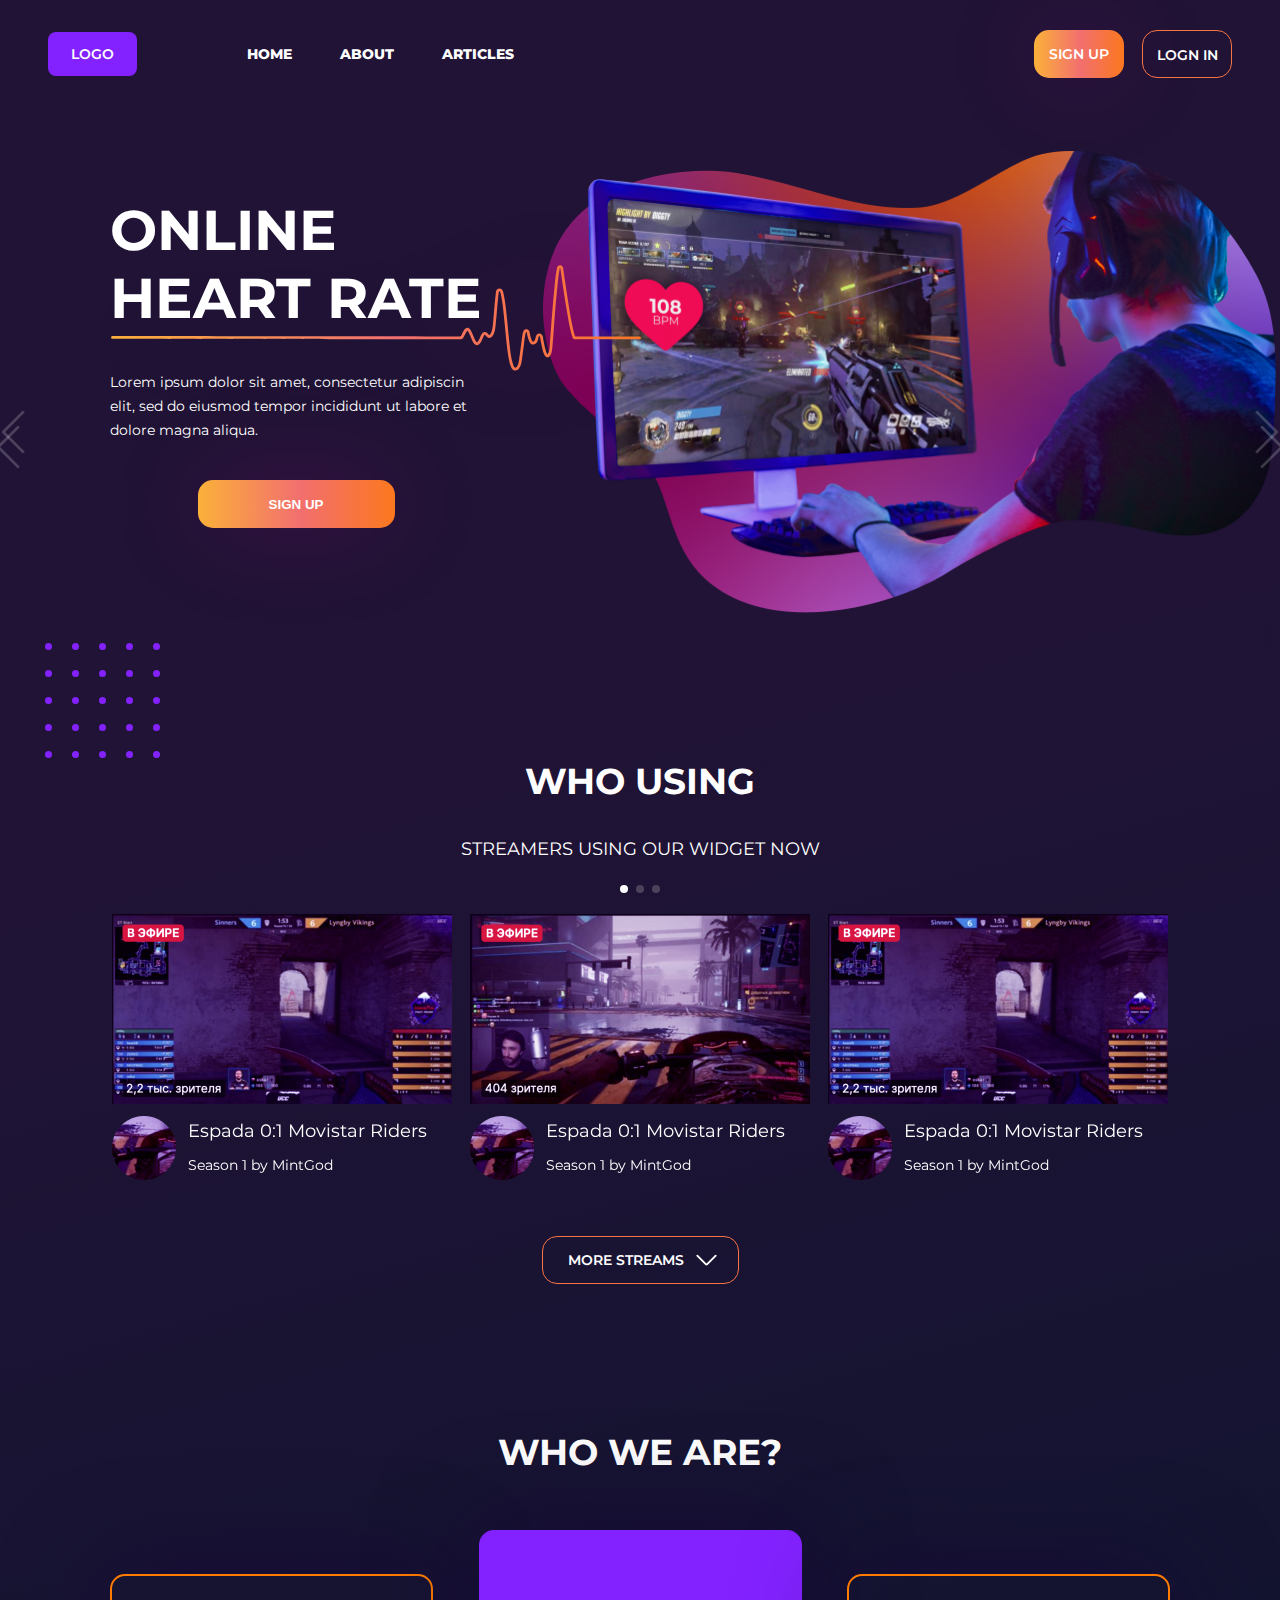
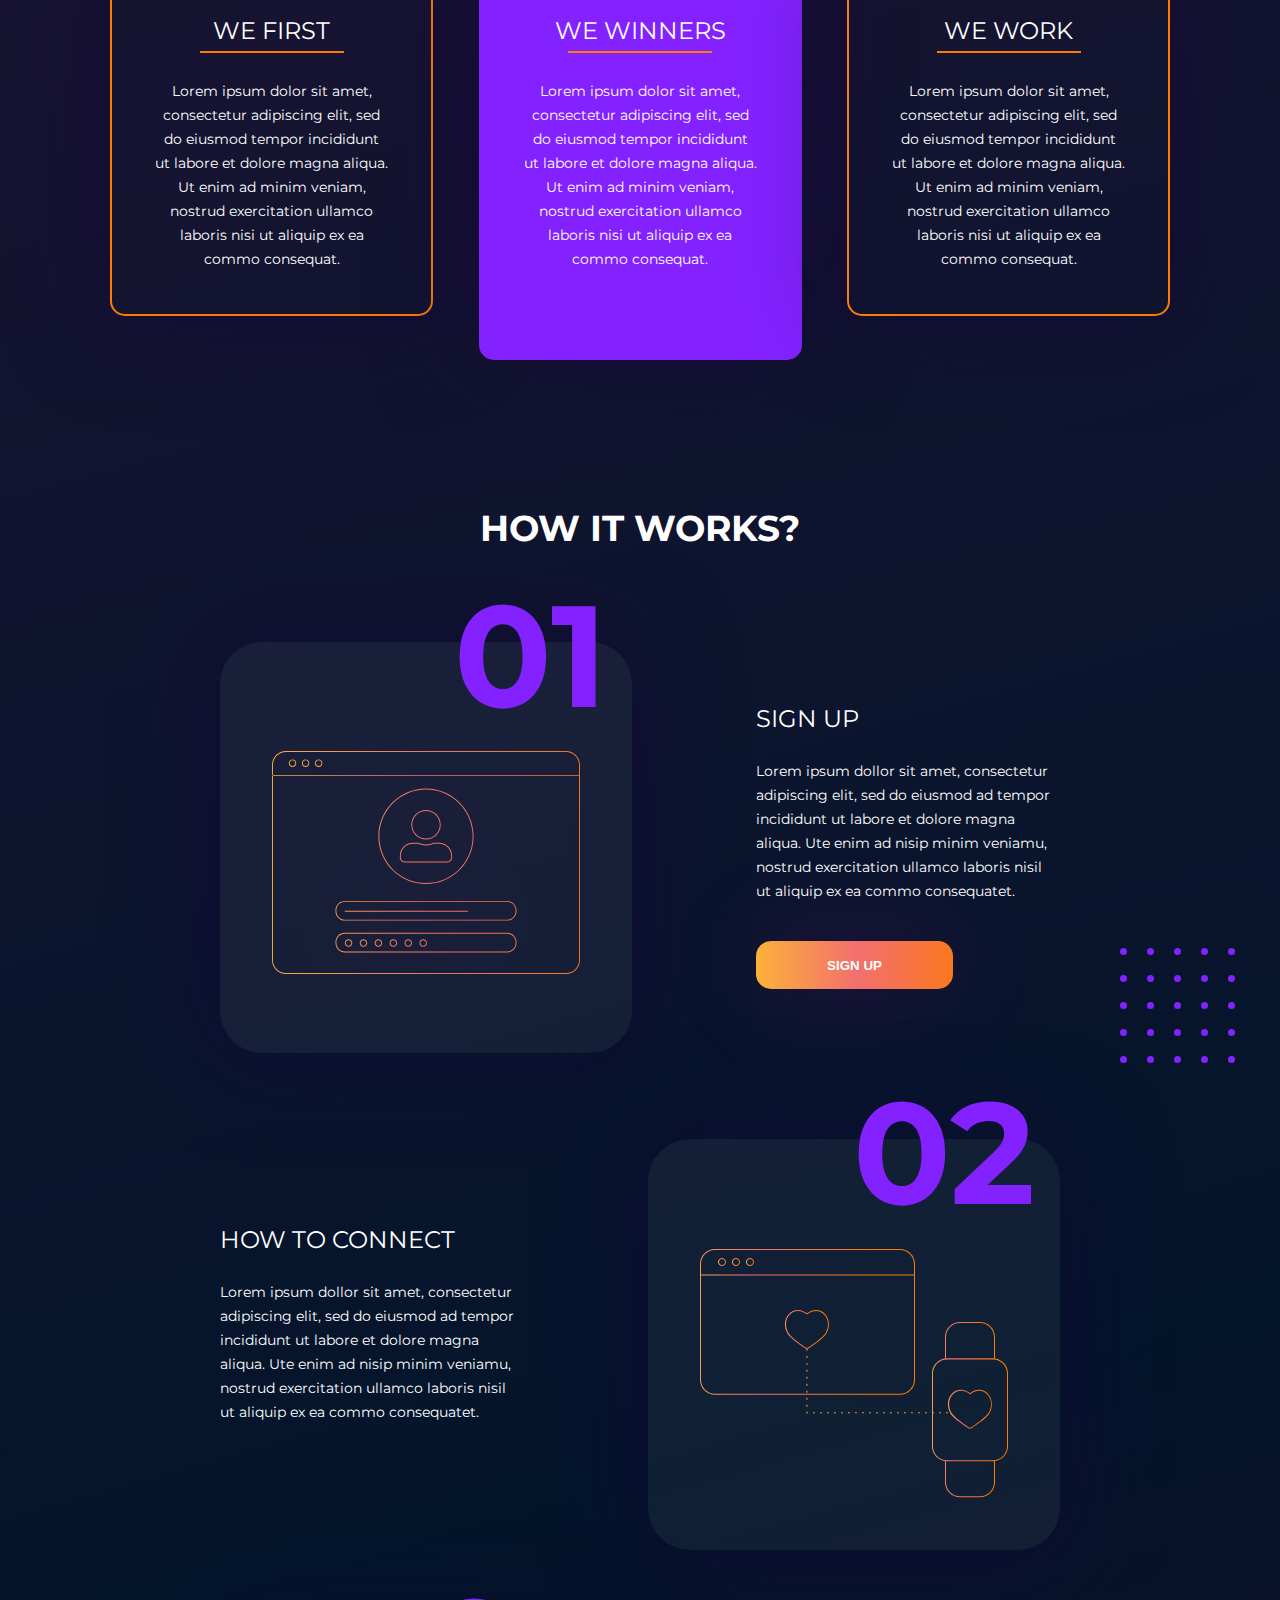
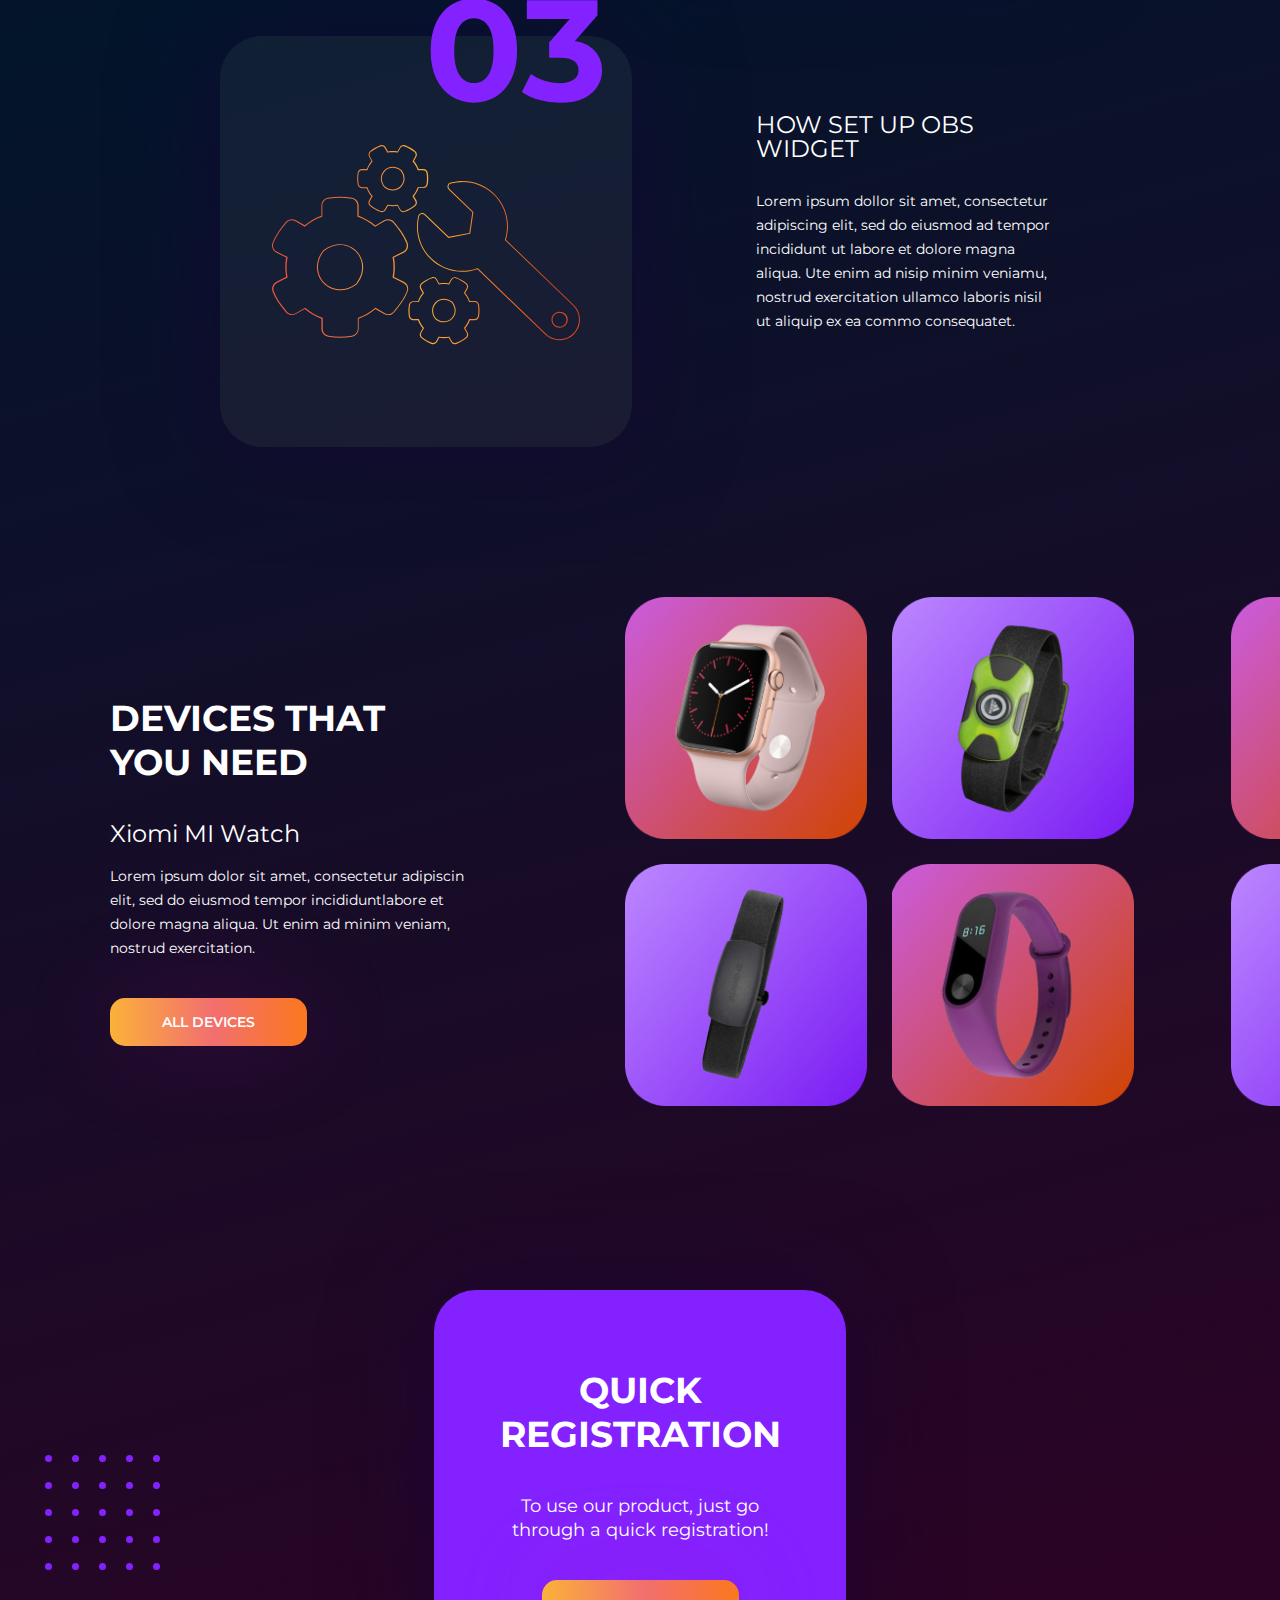
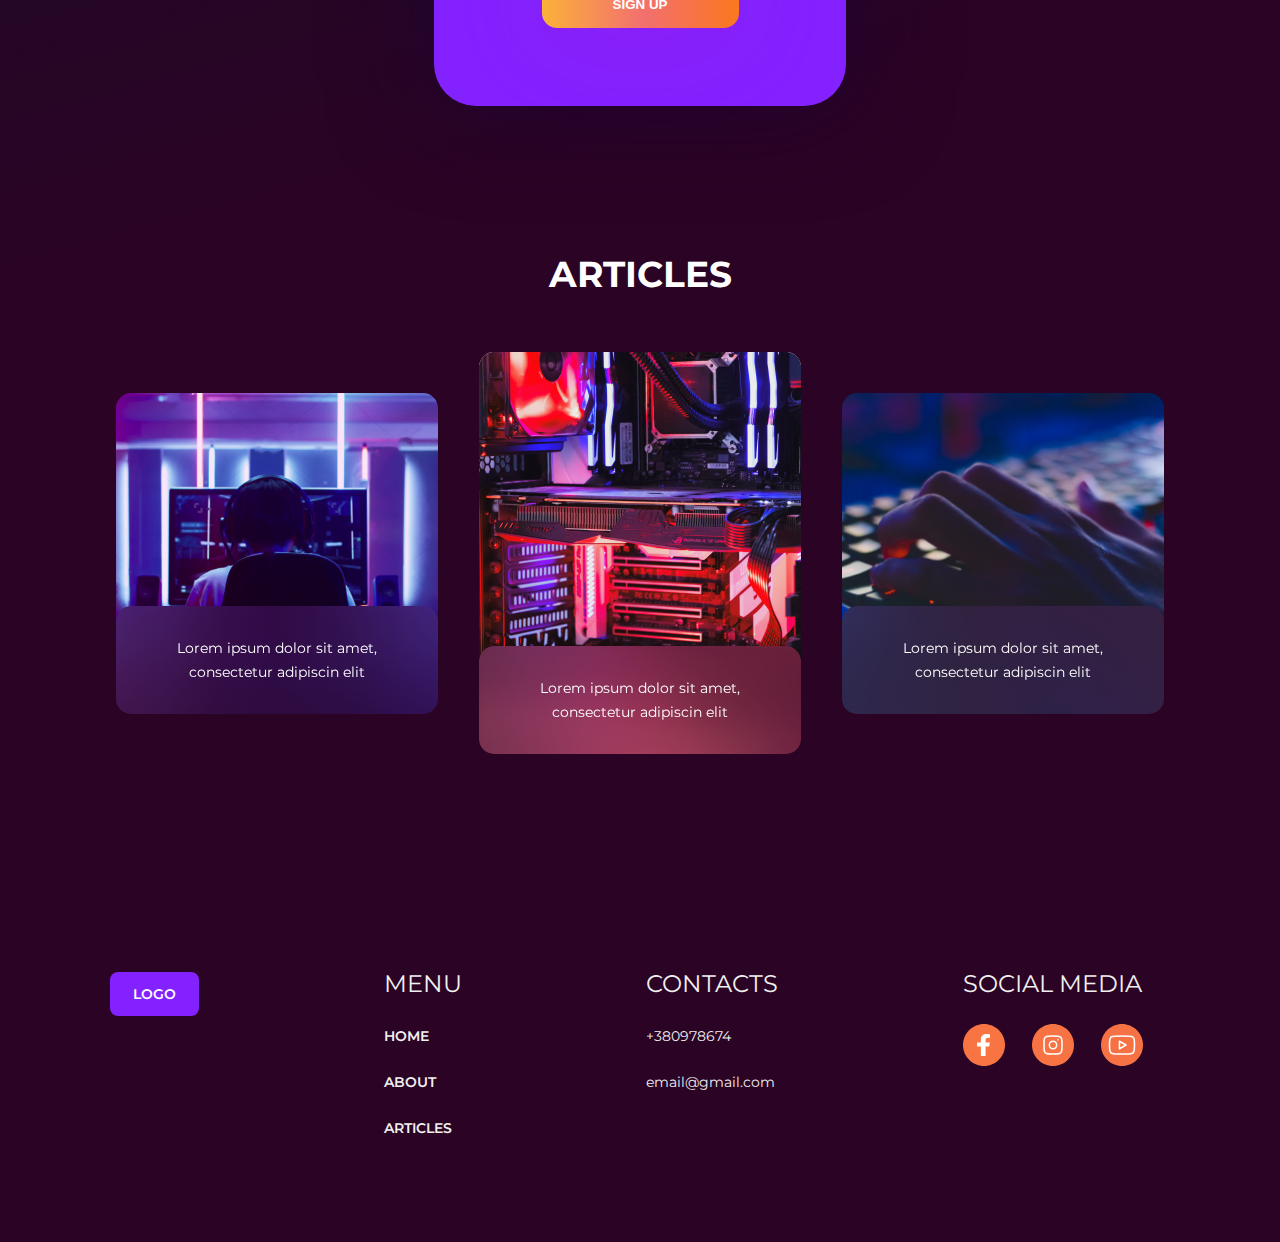
<file: heart-rate/index.html>
<!doctype html>
<html lang="en">
<head>
    <meta charset="UTF-8">
    <meta name="viewport"
          content="width=device-width, user-scalable=no, initial-scale=1.0, maximum-scale=1.0, minimum-scale=1.0">
    <meta http-equiv="X-UA-Compatible" content="ie=edge">
    <title>Document</title>

    <link href="https://fonts.googleapis.com/css2?family=Montserrat:wght@400;600;700;800&display=swap" rel="stylesheet">
    <link href="css/style.css" rel="stylesheet" type="text/css">
    <link rel="stylesheet" href="https://unpkg.com/swiper/swiper-bundle.min.css">
</head>

<body>
<header class="header">
    <div class="header__toggle"><img src="img/menu.svg" alt="" width="100%"></div>

    <div class="header__logo logo">logo</div>

    <div class="header__menu">
        <a href="#home" class="header__menu-item anchor-link">home</a>
        <a href="#about" class="header__menu-item anchor-link">about</a>
        <a href="#articles" class="header__menu-item anchor-link">articles</a>
    </div>

    <div class="header__actions">
        <a href="#" class="button button_default button_signup">
            <span class="button__text">sign up</span>
            <img class="button__icon" src="img/user.svg" alt="">
        </a>
        <a href="#" class="button button_secondary button_login">
            <span>logn in</span>
        </a>
    </div>
</header>

<main class="main">
    <section class="top" id="home">
        <div class="container">
            <div class="top__grid">
                <div class="top__info">
                    <div class="top__title-wrapper">
                        <h1 class="top__title">ONLINE HEART RATE</h1>
                        <div class="heart-rate"><img src="img/heart_rate_line.svg" alt="" width="100%"></div>
                    </div>

                    <div class="top__text">
                        Lorem ipsum dolor sit amet, consectetur adipiscin elit, sed do eiusmod tempor incididunt ut labore et dolore magna aliqua.
                    </div>
                    <button class="button button_default">sign up</button>
                </div>

                <div class="top__img"><img src="img/top.png" alt="" width="100%"></div>

                <div class="dots"><img src="img/dots.svg" alt="" width="100%"></div>
            </div>
        </div>
    </section>

    <section class="streams">
        <div class="container">
            <h2 class="main__title">WHO USING</h2>
            <h3 class="main__subtitle">STREAMERS USING OUR WIDGET NOW</h3>
        </div>

        <div class="carousel-wrapper">
            <div class="streams__carousel swiper-container">
                <div class="swiper-wrapper">
                    <div class="swiper-slide">
                        <div class="streams-card">
                            <div class="streams-card__img"><img src="img/stream_1.jpg" alt="" width="100%"></div>
                            <div class="streams-card__info">
                                <div class="streams-card__info-avatar"><img src="img/stream_avatar.png" alt="" width="100%"></div>
                                <div class="streams-card__info-wrapper">
                                    <div class="streams-card__info-title">Espada 0:1 Movistar Riders</div>
                                    <div class="streams-card__info-event">Season 1 by MintGod</div>
                                </div>
                            </div>
                        </div>
                    </div>

                    <div class="swiper-slide">
                        <div class="streams-card">
                            <div class="streams-card__img"><img src="img/stream_2.jpg" alt="" width="100%"></div>
                            <div class="streams-card__info">
                                <div class="streams-card__info-avatar"><img src="img/stream_avatar.png" alt="" width="100%"></div>
                                <div class="streams-card__info-wrapper">
                                    <div class="streams-card__info-title">Espada 0:1 Movistar Riders</div>
                                    <div class="streams-card__info-event">Season 1 by MintGod</div>
                                </div>
                            </div>
                        </div>
                    </div>

                    <div class="swiper-slide">
                        <div class="streams-card">
                            <div class="streams-card__img"><img src="img/stream_3.jpg" alt="" width="100%"></div>
                            <div class="streams-card__info">
                                <div class="streams-card__info-avatar"><img src="img/stream_avatar.png" alt="" width="100%"></div>
                                <div class="streams-card__info-wrapper">
                                    <div class="streams-card__info-title">Espada 0:1 Movistar Riders</div>
                                    <div class="streams-card__info-event">Season 1 by MintGod</div>
                                </div>
                            </div>
                        </div>
                    </div>
                </div>
            </div>
        </div>

        <a href="#" class="button button_secondary">
            <span>MORE STREAMS</span>
            <svg width="17" height="32" viewBox="0 0 17 32" fill="none" xmlns="http://www.w3.org/2000/svg">
                <path d="M16 31L1 16L16 1" stroke="white" stroke-width="3" stroke-linejoin="round"/>
            </svg>
        </a>
    </section>

    <section class="about" id="about">
        <div class="container">
            <h2 class="main__title">WHO WE ARE?</h2>

            <div class="about__grid">
                <div class="about__card">
                    <div class="about__card-title">WE FIRST</div>
                    <div class="about__card-text">
                        Lorem ipsum dolor sit amet, consectetur adipiscing elit, sed do eiusmod tempor incididunt ut labore et dolore magna aliqua. Ut enim ad minim veniam, nostrud exercitation ullamco laboris nisi ut aliquip ex ea commo  consequat.
                    </div>
                </div>

                <div class="about__card about__card_lg">
                    <div class="about__card-title">WE WINNERS</div>
                    <div class="about__card-text">
                        Lorem ipsum dolor sit amet, consectetur adipiscing elit, sed do eiusmod tempor incididunt ut labore et dolore magna aliqua. Ut enim ad minim veniam, nostrud exercitation ullamco laboris nisi ut aliquip ex ea commo  consequat.
                    </div>
                </div>

                <div class="about__card">
                    <div class="about__card-title">WE WORK</div>
                    <div class="about__card-text">
                        Lorem ipsum dolor sit amet, consectetur adipiscing elit, sed do eiusmod tempor incididunt ut labore et dolore magna aliqua. Ut enim ad minim veniam, nostrud exercitation ullamco laboris nisi ut aliquip ex ea commo  consequat.
                    </div>
                </div>
            </div>
        </div>
    </section>

    <section class="roadmap">
        <div class="container">
            <h2 class="main__title">HOW IT WORKS?</h2>

            <div class="roadmap__grid">
                <div class="roadmap__row">
                    <div class="roadmap__card">
                        <div class="roadmap__card-number">01</div>
                        <div class="roadmap__card-img roadmap__card-img_1"><img src="img/sign_up_infographics.svg" alt="" width="100%"></div>
                    </div>

                    <div class="roadmap__info">
                        <div class="roadmap__info-title">SIGN UP</div>
                        <div class="roadmap__info-text">
                            Lorem ipsum dollor sit  amet,  consectetur
                            adipiscing elit, sed do eiusmod ad tempor
                            incididunt ut labore et dolore magna aliqua. Ute enim ad  nisip minim  veniamu, nostrud exercitation  ullamco  laboris  nisil ut  aliquip ex  ea  commo  consequatet.
                        </div>
                        <button class="button button_default">sign up</button>
                    </div>
                </div>

                <div class="roadmap__row roadmap__row_right">
                    <div class="roadmap__info">
                        <div class="roadmap__info-title">HOW TO CONNECT</div>
                        <div class="roadmap__info-text">
                            Lorem ipsum dollor sit  amet,  consectetur
                            adipiscing elit, sed do eiusmod ad tempor
                            incididunt ut labore et dolore magna aliqua. Ute enim ad  nisip minim  veniamu, nostrud exercitation  ullamco  laboris  nisil ut  aliquip ex  ea  commo  consequatet.
                        </div>
                    </div>

                    <div class="roadmap__card">
                        <div class="roadmap__card-number">02</div>
                        <div class="roadmap__card-img"><img src="img/htc_infographics.svg" alt="" width="100%"></div>
                    </div>
                </div>

                <div class="roadmap__row">
                    <div class="roadmap__card">
                        <div class="roadmap__card-number">03</div>
                        <div class="roadmap__card-img"><img src="img/hsuow_infographics.svg" alt="" width="100%"></div>
                    </div>

                    <div class="roadmap__info">
                        <div class="roadmap__info-title">HOW SET UP OBS WIDGET</div>
                        <div class="roadmap__info-text">
                            Lorem ipsum dollor sit  amet,  consectetur
                            adipiscing elit, sed do eiusmod ad tempor
                            incididunt ut labore et dolore magna aliqua. Ute enim ad  nisip minim  veniamu, nostrud exercitation  ullamco  laboris  nisil ut  aliquip ex  ea  commo  consequatet.
                        </div>
                    </div>
                </div>

                <div class="dots"><img src="img/dots.svg" alt="" width="100%"></div>
            </div>

            <div class="roadmap__carousel swiper-container">
                <div class="swiper-wrapper">
                    <div class="swiper-slide">
                        <div class="roadmap__row">
                            <div class="roadmap__card">
                                <div class="roadmap__card-number">01</div>
                                <div class="roadmap__card-img roadmap__card-img_1"><img src="img/sign_up_infographics.svg" alt="" width="100%"></div>
                            </div>

                            <div class="roadmap__info">
                                <div class="roadmap__info-title">SIGN UP</div>
                                <div class="roadmap__info-text">
                                    Lorem ipsum dollor sit  amet,  consectetur
                                    adipiscing elit, sed do eiusmod ad tempor
                                    incididunt ut labore et dolore magna aliqua. Ute enim ad  nisip minim  veniamu, nostrud exercitation  ullamco  laboris  nisil ut  aliquip ex  ea  commo  consequatet.
                                </div>
                                <button class="button button_default">sign up</button>
                            </div>
                        </div>
                    </div>

                    <div class="swiper-slide">
                        <div class="roadmap__row roadmap__row_right">
                            <div class="roadmap__info">
                                <div class="roadmap__info-title">HOW TO CONNECT</div>
                                <div class="roadmap__info-text">
                                    Lorem ipsum dollor sit  amet,  consectetur
                                    adipiscing elit, sed do eiusmod ad tempor
                                    incididunt ut labore et dolore magna aliqua. Ute enim ad  nisip minim  veniamu, nostrud exercitation  ullamco  laboris  nisil ut  aliquip ex  ea  commo  consequatet.
                                </div>
                            </div>

                            <div class="roadmap__card">
                                <div class="roadmap__card-number">02</div>
                                <div class="roadmap__card-img"><img src="img/htc_infographics.svg" alt="" width="100%"></div>
                            </div>
                        </div>
                    </div>

                    <div class="swiper-slide">
                        <div class="roadmap__row">
                            <div class="roadmap__card">
                                <div class="roadmap__card-number">03</div>
                                <div class="roadmap__card-img"><img src="img/hsuow_infographics.svg" alt="" width="100%"></div>
                            </div>

                            <div class="roadmap__info">
                                <div class="roadmap__info-title">HOW SET UP OBS WIDGET</div>
                                <div class="roadmap__info-text">
                                    Lorem ipsum dollor sit  amet,  consectetur
                                    adipiscing elit, sed do eiusmod ad tempor
                                    incididunt ut labore et dolore magna aliqua. Ute enim ad  nisip minim  veniamu, nostrud exercitation  ullamco  laboris  nisil ut  aliquip ex  ea  commo  consequatet.
                                </div>
                            </div>
                        </div>
                    </div>
                </div>
            </div>
        </div>
    </section>

    <section class="devices">
        <div class="container">
            <div class="devices__grid">
                <div class="devices__info">
                    <h2 class="main__title">DEVICES THAT YOU NEED</h2>
                    <div class="devices__name">Xiomi MI Watch</div>
                    <div class="devices__text">
                        Lorem ipsum dolor sit amet, consectetur adipiscin elit, sed do eiusmod tempor incididuntlabore et dolore magna aliqua. Ut enim ad minim veniam, nostrud exercitation.
                    </div>
                    <a href="#" class="button button_default">ALL DEVICES</a>
                </div>

                <div class="devices__carousel swiper-container">
                    <div class="swiper-wrapper">
                        <div class="swiper-slide">
                            <div class="slide-grid">
                                <div class="item"><img src="img/1_band.png" alt="" width="100%"></div>
                                <div class="item"><img src="img/2_band.png" alt="" width="100%"></div>
                                <div class="item"><img src="img/3_band.png" alt="" width="100%"></div>
                                <div class="item"><img src="img/4_band.png" alt="" width="100%"></div>
                            </div>
                        </div>

                        <div class="swiper-slide">
                            <div class="slide-grid">
                                <div class="item"><img src="img/1_band.png" alt="" width="100%"></div>
                                <div class="item"><img src="img/2_band.png" alt="" width="100%"></div>
                                <div class="item"><img src="img/3_band.png" alt="" width="100%"></div>
                                <div class="item"><img src="img/4_band.png" alt="" width="100%"></div>
                            </div>
                        </div>

                        <div class="swiper-slide">
                            <div class="slide-grid">
                                <div class="item"><img src="img/1_band.png" alt="" width="100%"></div>
                                <div class="item"><img src="img/2_band.png" alt="" width="100%"></div>
                                <div class="item"><img src="img/3_band.png" alt="" width="100%"></div>
                                <div class="item"><img src="img/4_band.png" alt="" width="100%"></div>
                            </div>
                        </div>
                    </div>

                    <div class="swiper-pagination"></div>

                    <div class="swiper-button-prev">
                        <svg width="17" height="32" viewBox="0 0 17 32" fill="none" xmlns="http://www.w3.org/2000/svg">
                            <path d="M16 31L1 16L16 1" stroke="white" stroke-opacity="0.2" stroke-width="2" stroke-linejoin="round"/>
                        </svg>
                    </div>
                    <div class="swiper-button-next">
                        <svg width="17" height="32" viewBox="0 0 17 32" fill="none" xmlns="http://www.w3.org/2000/svg">
                            <path d="M16 31L1 16L16 1" stroke="white" stroke-opacity="0.2" stroke-width="2" stroke-linejoin="round"/>
                        </svg>
                    </div>
                </div>

                <a href="#" class="button button_default button_mobile">ALL DEVICES</a>
            </div>
        </div>
    </section>

    <section class="registration">
        <div class="container">
            <div class="registration__grid">
                <div class="registration__card">
                    <h2 class="main__title">QUICK REGISTRATION</h2>
                    <div class="registration__text">To use our product, just go through a quick registration!</div>
                    <button class="button button_default">sign up</button>
                </div>

                <div class="dots"><img src="img/dots.svg" alt="" width="100%"></div>
            </div>
        </div>
    </section>

    <section class="articles" id="articles">
        <div class="container">
            <h2 class="main__title">ARTICLES</h2>

            <div class="articles__grid">
                <div class="articles__carousel swiper-container">
                    <div class="swiper-wrapper">
                        <div class="swiper-slide">
                            <div class="article">
                                <div class="article__img"><img src="img/article_1.jpg" alt="" width="100%"></div>
                                <div class="article__info article__info_1">Lorem ipsum dolor sit amet, consectetur adipiscin elit</div>
                            </div>
                        </div>

                        <div class="swiper-slide">
                            <div class="article">
                                <div class="article__img"><img src="img/article_2.jpg" alt="" width="100%"></div>
                                <div class="article__info article__info_2">Lorem ipsum dolor sit amet, consectetur adipiscin elit</div>
                            </div>
                        </div>

                        <div class="swiper-slide">
                            <div class="article">
                                <div class="article__img"><img src="img/article_3.jpg" alt="" width="100%"></div>
                                <div class="article__info article__info_3">Lorem ipsum dolor sit amet, consectetur adipiscin elit</div>
                            </div>
                        </div>
                    </div>

                    <div class="swiper-pagination"></div>

                    <div class="swiper-button-prev">
                        <svg width="17" height="32" viewBox="0 0 17 32" fill="none" xmlns="http://www.w3.org/2000/svg">
                            <path d="M16 31L1 16L16 1" stroke="white" stroke-opacity="0.2" stroke-width="2" stroke-linejoin="round"/>
                        </svg>
                    </div>
                    <div class="swiper-button-next">
                        <svg width="17" height="32" viewBox="0 0 17 32" fill="none" xmlns="http://www.w3.org/2000/svg">
                            <path d="M16 31L1 16L16 1" stroke="white" stroke-opacity="0.2" stroke-width="2" stroke-linejoin="round"/>
                        </svg>
                    </div>
                </div>
            </div>
        </div>
    </section>
</main>

<footer class="footer">
    <div class="container">
        <div class="footer__grid">
            <div class="footer__logo logo">logo</div>

            <div class="footer__menu">
                <div class="footer__title">MENU</div>

                <div class="footer__menu-list">
                    <a href="#home" class="link anchor-link">HOME</a>
                    <a href="#about" class="link anchor-link">ABOUT</a>
                    <a href="#articles" class="link anchor-link">ARTICLES</a>
                </div>
            </div>

            <div class="footer__contacts">
                <div class="footer__title">CONTACTS</div>

                <div class="footer__contacts-list">
                    <a href="tel:+380978674" class="link">+380978674</a>
                    <a href="mailto:email@gmail.com" class="link">email@gmail.com</a>
                </div>
            </div>

            <div class="footer__socials">
                <div class="footer__title">SOCIAL MEDIA</div>

                <div class="footer__socials-list">
                    <a href="#" class="link"><img src="img/facebook_icon.svg" alt="" width="100%"></a>
                    <a href="#" class="link"><img src="img/instagram_icon.svg" alt="" width="100%"></a>
                    <a href="#" class="link"><img src="img/youtube_icon.svg" alt="" width="100%"></a>
                </div>
            </div>
        </div>
    </div>
</footer>

<div class="menu-mob">
    <div class="menu-mob__grid">
        <div class="menu-mob__head">
            <div class="menu-mob__title">MENU</div>
            <div class="menu-mob__close"><img src="img/cross.svg" alt="" width="100%"></div>
        </div>

        <div class="menu-mob__body">
            <div class="menu-mob__body-list">
                <div class="collapse">
                    <div class="collapse__head open">
                        <span>MENU</span>
                        <div class="arrow">
                            <svg viewBox="0 0 17 32" fill="none" xmlns="http://www.w3.org/2000/svg">
                                <path d="M16 31L1 16L16 1" stroke="white" stroke-width="3" stroke-linejoin="round"/>
                            </svg>
                        </div>
                    </div>
                    <div class="collapse__body open">
                        <a href="#home" class="link anchor-link">HOME</a>
                        <a href="#about" class="link anchor-link">ABOUT</a>
                        <a href="#articles" class="link anchor-link">ARTICLES</a>
                    </div>
                </div>

                <div class="collapse">
                    <div class="collapse__head open">
                        <span>CONTACTS</span>
                        <div class="arrow">
                            <svg viewBox="0 0 17 32" fill="none" xmlns="http://www.w3.org/2000/svg">
                                <path d="M16 31L1 16L16 1" stroke="white" stroke-width="3" stroke-linejoin="round"/>
                            </svg>
                        </div>
                    </div>
                    <div class="collapse__body open">
                        <a href="tel:+380978674" class="link">+380978674</a>
                        <a href="mailto:email@gmail.com" class="link">email@gmail.com</a>
                    </div>
                </div>
            </div>

            <div class="menu-mob__body-socials">
                <a href="#" class="link"><img src="img/facebook_icon.svg" alt="" width="100%"></a>
                <a href="#" class="link"><img src="img/instagram_icon.svg" alt="" width="100%"></a>
                <a href="#" class="link"><img src="img/youtube_icon.svg" alt="" width="100%"></a>
            </div>
        </div>
    </div>
</div>

<script src="https://code.jquery.com/jquery-3.5.1.min.js"></script>
<script src="https://unpkg.com/swiper/swiper-bundle.min.js"></script>
<script src="js/main.js"></script>

</body>
</html>
</file>
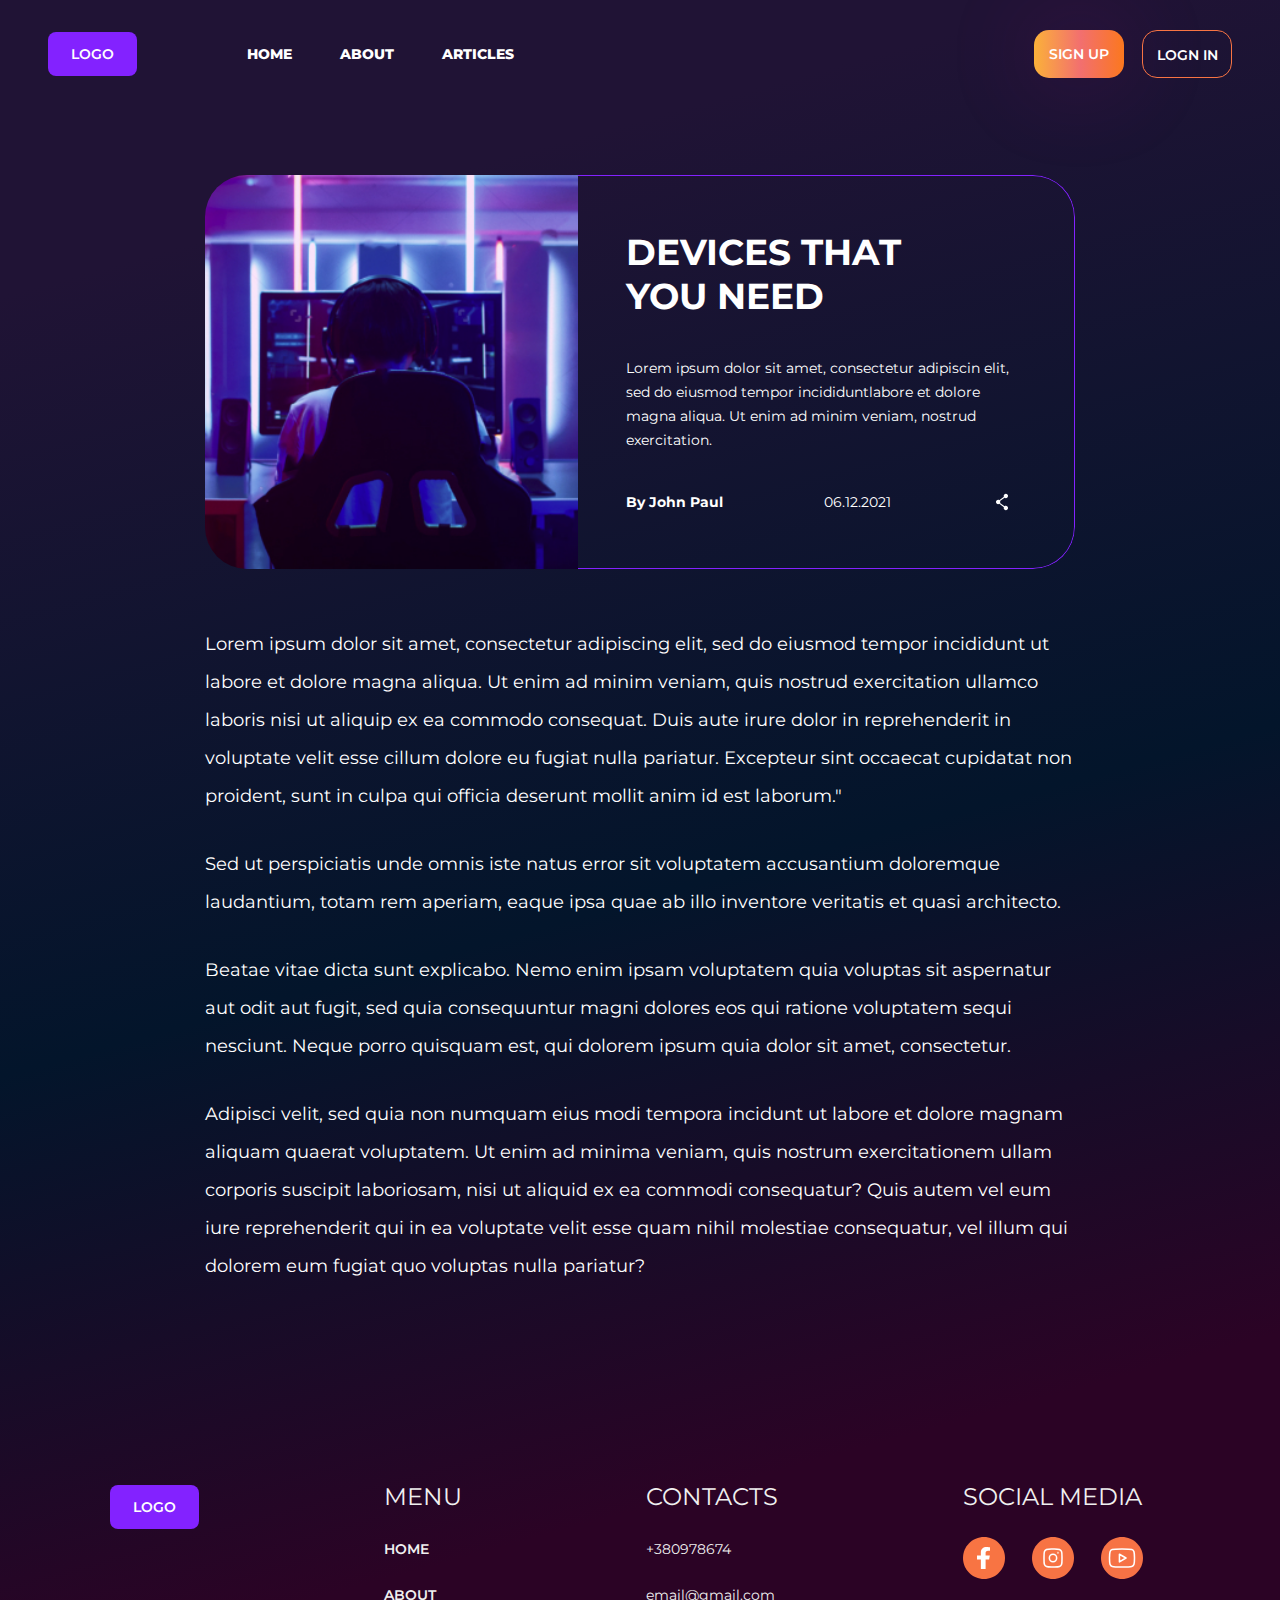
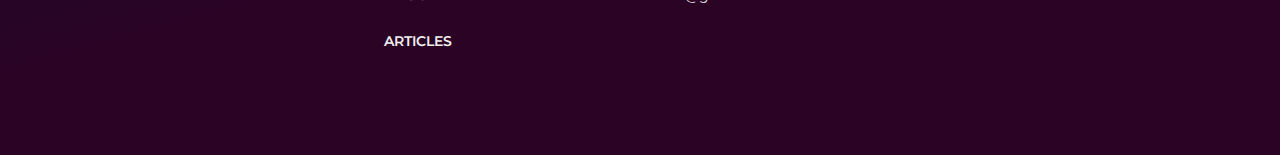
<file: heart-rate/article.html>
<!doctype html>
<html lang="en">
<head>
    <meta charset="UTF-8">
    <meta name="viewport"
          content="width=device-width, user-scalable=no, initial-scale=1.0, maximum-scale=1.0, minimum-scale=1.0">
    <meta http-equiv="X-UA-Compatible" content="ie=edge">
    <title>Article</title>

    <link href="https://fonts.googleapis.com/css2?family=Montserrat:wght@400;600;700;800&display=swap" rel="stylesheet">
    <link href="css/style.css" rel="stylesheet" type="text/css">
    <link rel="stylesheet" href="https://unpkg.com/swiper/swiper-bundle.min.css">
</head>

<body>
<header class="header">
    <div class="header__toggle"><img src="img/menu.svg" alt="" width="100%"></div>

    <div class="header__logo logo">logo</div>

    <div class="header__menu">
        <a href="index.html#home" class="header__menu-item">home</a>
        <a href="index.html#about" class="header__menu-item">about</a>
        <a href="index.html#articles" class="header__menu-item">articles</a>
    </div>

    <div class="header__actions">
        <a href="#" class="button button_default button_signup">
            <span class="button__text">sign up</span>
            <img class="button__icon" src="img/user.svg" alt="">
        </a>
        <a href="#" class="button button_secondary button_login">
            <span>logn in</span>
        </a>
    </div>
</header>

<main class="main article-page">
    <section class="article">
        <div class="article__grid">
            <div class="article__card">
                <div class="article__card-img"><img src="img/article_1.jpg" alt=""></div>
                <div class="article__card-info">
                    <h2 class="article__title">DEVICES THAT YOU NEED</h2>
                    <div class="article__card-short">
                        Lorem ipsum dolor sit amet, consectetur adipiscin elit, sed do eiusmod tempor incididuntlabore et dolore magna aliqua. Ut enim ad minim veniam, nostrud exercitation.
                    </div>

                    <div class="article__card-footer">
                        <a href="#" target="_blank" class="article__card-author">By John Paul</a>
                        <div class="article__card-date">06.12.2021</div>
                        <a href="#" target="_blank" class="article__card-share"><img src="img/share_icon.svg" alt="" width="100%"></a>
                    </div>
                </div>
            </div>

            <div class="article__text">
                <p>Lorem ipsum dolor sit amet, consectetur adipiscing elit, sed do eiusmod tempor incididunt ut labore et dolore magna aliqua. Ut enim ad minim veniam, quis nostrud exercitation ullamco laboris nisi ut aliquip ex ea commodo consequat. Duis aute irure dolor in reprehenderit in voluptate velit esse cillum dolore eu fugiat nulla pariatur. Excepteur sint occaecat cupidatat non proident, sunt in culpa qui officia deserunt mollit anim id est laborum."</p>
                <p>Sed ut perspiciatis unde omnis iste natus error sit voluptatem accusantium doloremque laudantium, totam rem aperiam, eaque ipsa quae ab illo inventore veritatis et quasi architecto.</p>
                <p>Beatae vitae dicta sunt explicabo. Nemo enim ipsam voluptatem quia voluptas sit aspernatur aut odit aut fugit, sed quia consequuntur magni dolores eos qui ratione voluptatem sequi nesciunt. Neque porro quisquam est, qui dolorem ipsum quia dolor sit amet, consectetur.</p>
                <p>Adipisci velit, sed quia non numquam eius modi tempora incidunt ut labore et dolore magnam aliquam quaerat voluptatem. Ut enim ad minima veniam, quis nostrum exercitationem ullam corporis suscipit laboriosam, nisi ut aliquid ex ea commodi consequatur? Quis autem vel eum iure reprehenderit qui in ea voluptate velit esse quam nihil molestiae consequatur, vel illum qui dolorem eum fugiat quo voluptas nulla pariatur?</p>
            </div>
        </div>
    </section>
</main>

<footer class="footer">
    <div class="container">
        <div class="footer__grid">
            <div class="footer__logo logo">logo</div>

            <div class="footer__menu">
                <div class="footer__title">MENU</div>

                <div class="footer__menu-list">
                    <a href="#home" class="link anchor-link">HOME</a>
                    <a href="#about" class="link anchor-link">ABOUT</a>
                    <a href="#articles" class="link anchor-link">ARTICLES</a>
                </div>
            </div>

            <div class="footer__contacts">
                <div class="footer__title">CONTACTS</div>

                <div class="footer__contacts-list">
                    <a href="tel:+380978674" class="link">+380978674</a>
                    <a href="mailto:email@gmail.com" class="link">email@gmail.com</a>
                </div>
            </div>

            <div class="footer__socials">
                <div class="footer__title">SOCIAL MEDIA</div>

                <div class="footer__socials-list">
                    <a href="#" class="link"><img src="img/facebook_icon.svg" alt="" width="100%"></a>
                    <a href="#" class="link"><img src="img/instagram_icon.svg" alt="" width="100%"></a>
                    <a href="#" class="link"><img src="img/youtube_icon.svg" alt="" width="100%"></a>
                </div>
            </div>
        </div>
    </div>
</footer>

<div class="menu-mob">
    <div class="menu-mob__grid">
        <div class="menu-mob__head">
            <div class="menu-mob__title">MENU</div>
            <div class="menu-mob__close"><img src="img/cross.svg" alt="" width="100%"></div>
        </div>

        <div class="menu-mob__body">
            <div class="menu-mob__body-list">
                <div class="collapse">
                    <div class="collapse__head open">
                        <span>MENU</span>
                        <div class="arrow">
                            <svg viewBox="0 0 17 32" fill="none" xmlns="http://www.w3.org/2000/svg">
                                <path d="M16 31L1 16L16 1" stroke="white" stroke-width="3" stroke-linejoin="round"/>
                            </svg>
                        </div>
                    </div>
                    <div class="collapse__body open">
                        <a href="#home" class="link anchor-link">HOME</a>
                        <a href="#about" class="link anchor-link">ABOUT</a>
                        <a href="#articles" class="link anchor-link">ARTICLES</a>
                    </div>
                </div>

                <div class="collapse">
                    <div class="collapse__head open">
                        <span>CONTACTS</span>
                        <div class="arrow">
                            <svg viewBox="0 0 17 32" fill="none" xmlns="http://www.w3.org/2000/svg">
                                <path d="M16 31L1 16L16 1" stroke="white" stroke-width="3" stroke-linejoin="round"/>
                            </svg>
                        </div>
                    </div>
                    <div class="collapse__body open">
                        <a href="tel:+380978674" class="link">+380978674</a>
                        <a href="mailto:email@gmail.com" class="link">email@gmail.com</a>
                    </div>
                </div>
            </div>

            <div class="menu-mob__body-socials">
                <a href="#" class="link"><img src="img/facebook_icon.svg" alt="" width="100%"></a>
                <a href="#" class="link"><img src="img/instagram_icon.svg" alt="" width="100%"></a>
                <a href="#" class="link"><img src="img/youtube_icon.svg" alt="" width="100%"></a>
            </div>
        </div>
    </div>
</div>

<script src="https://code.jquery.com/jquery-3.5.1.min.js"></script>
<script src="https://unpkg.com/swiper/swiper-bundle.min.js"></script>
<script src="js/main.js"></script>

</body>
</html>
</file>
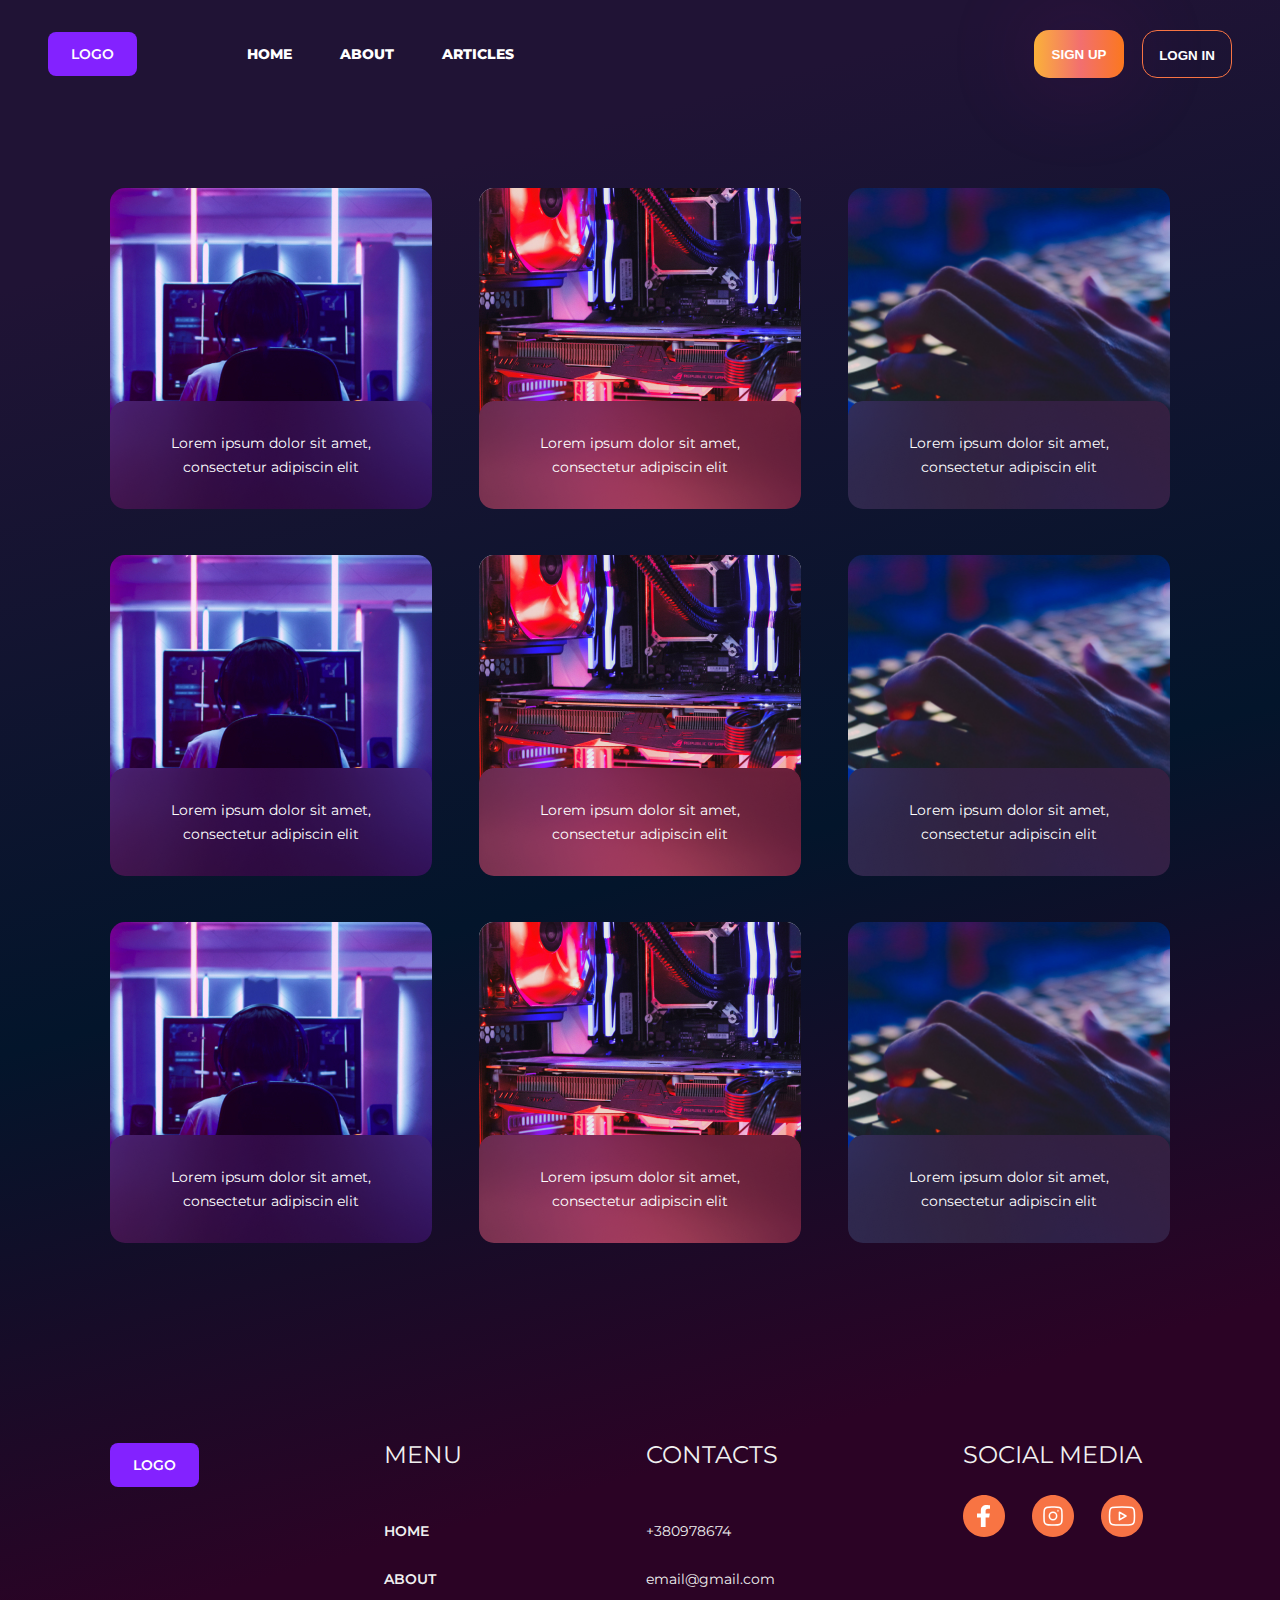
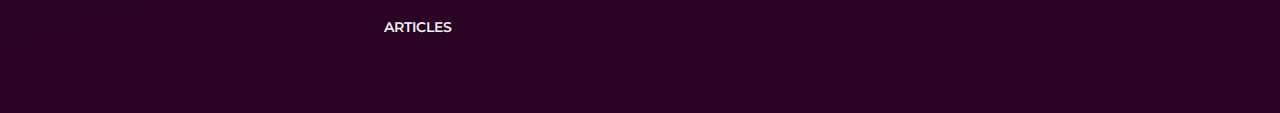
<file: heart-rate/blog.html>
<!doctype html>
<html lang="en">
<head>
    <meta charset="UTF-8">
    <meta name="viewport"
          content="width=device-width, user-scalable=no, initial-scale=1.0, maximum-scale=1.0, minimum-scale=1.0">
    <meta http-equiv="X-UA-Compatible" content="ie=edge">
    <title>Blog</title>

    <link href="https://fonts.googleapis.com/css2?family=Montserrat:wght@400;600;700;800&display=swap" rel="stylesheet">
    <link href="css/style.css" rel="stylesheet" type="text/css">
    <link rel="stylesheet" href="https://unpkg.com/swiper/swiper-bundle.min.css">
</head>

<body>
<header class="header">
    <div class="header__toggle"><img src="img/menu.svg" alt="" width="100%"></div>

    <div class="header__logo logo">logo</div>

    <div class="header__menu">
        <a href="#" class="header__menu-item">home</a>
        <a href="#" class="header__menu-item">about</a>
        <a href="#" class="header__menu-item">articles</a>
    </div>

    <div class="header__actions">
        <button class="button button_default">sign up</button>
        <button class="button button_secondary">logn in</button>
    </div>
</header>

<main class="main">
    <section class="blog">
        <div class="container">
            <div class="blog__grid">
                <div class="article">
                    <div class="article__img"><img src="img/article_1.jpg" alt="" width="100%"></div>
                    <div class="article__info article__info_1">Lorem ipsum dolor sit amet, consectetur adipiscin elit</div>
                </div>

                <div class="article">
                    <div class="article__img"><img src="img/article_2.jpg" alt="" width="100%"></div>
                    <div class="article__info article__info_2">Lorem ipsum dolor sit amet, consectetur adipiscin elit</div>
                </div>

                <div class="article">
                    <div class="article__img"><img src="img/article_3.jpg" alt="" width="100%"></div>
                    <div class="article__info article__info_3">Lorem ipsum dolor sit amet, consectetur adipiscin elit</div>
                </div>

                <div class="article">
                    <div class="article__img"><img src="img/article_1.jpg" alt="" width="100%"></div>
                    <div class="article__info article__info_1">Lorem ipsum dolor sit amet, consectetur adipiscin elit</div>
                </div>

                <div class="article">
                    <div class="article__img"><img src="img/article_2.jpg" alt="" width="100%"></div>
                    <div class="article__info article__info_2">Lorem ipsum dolor sit amet, consectetur adipiscin elit</div>
                </div>

                <div class="article">
                    <div class="article__img"><img src="img/article_3.jpg" alt="" width="100%"></div>
                    <div class="article__info article__info_3">Lorem ipsum dolor sit amet, consectetur adipiscin elit</div>
                </div>
                <div class="article">
                    <div class="article__img"><img src="img/article_1.jpg" alt="" width="100%"></div>
                    <div class="article__info article__info_1">Lorem ipsum dolor sit amet, consectetur adipiscin elit</div>
                </div>

                <div class="article">
                    <div class="article__img"><img src="img/article_2.jpg" alt="" width="100%"></div>
                    <div class="article__info article__info_2">Lorem ipsum dolor sit amet, consectetur adipiscin elit</div>
                </div>

                <div class="article">
                    <div class="article__img"><img src="img/article_3.jpg" alt="" width="100%"></div>
                    <div class="article__info article__info_3">Lorem ipsum dolor sit amet, consectetur adipiscin elit</div>
                </div>
            </div>
        </div>
    </section>
</main>

<footer class="footer">
    <div class="container">
        <div class="footer__grid">
            <div class="footer__logo logo">logo</div>

            <div class="footer__menu">
                <div class="collapse">
                    <div class="collapse__head open">
                        <span class="footer__title">MENU</span>
                        <div class="arrow">
                            <svg viewBox="0 0 17 32" fill="none" xmlns="http://www.w3.org/2000/svg">
                                <path d="M16 31L1 16L16 1" stroke="white" stroke-width="3" stroke-linejoin="round"/>
                            </svg>
                        </div>
                    </div>
                    <div class="collapse__body open">
                        <a href="#" class="link">HOME</a>
                        <a href="#" class="link">ABOUT</a>
                        <a href="#" class="link">ARTICLES</a>
                    </div>
                </div>
            </div>

            <div class="footer__contacts">
                <div class="collapse">
                    <div class="collapse__head open">
                        <span class="footer__title">CONTACTS</span>
                        <div class="arrow">
                            <svg viewBox="0 0 17 32" fill="none" xmlns="http://www.w3.org/2000/svg">
                                <path d="M16 31L1 16L16 1" stroke="white" stroke-width="3" stroke-linejoin="round"/>
                            </svg>
                        </div>
                    </div>
                    <div class="collapse__body open">
                        <a href="tel:+380978674" class="link">+380978674</a>
                        <a href="mailto:email@gmail.com" class="link">email@gmail.com</a>
                    </div>
                </div>
            </div>

            <div class="footer__socials">
                <div class="footer__title">SOCIAL MEDIA</div>

                <div class="footer__socials-list">
                    <a href="#" class="link"><img src="img/facebook_icon.svg" alt="" width="100%"></a>
                    <a href="#" class="link"><img src="img/instagram_icon.svg" alt="" width="100%"></a>
                    <a href="#" class="link"><img src="img/youtube_icon.svg" alt="" width="100%"></a>
                </div>
            </div>
        </div>
    </div>
</footer>

<div class="menu-mob">
    <div class="menu-mob__grid">
        <div class="menu-mob__head">
            <div class="menu-mob__title">MENU</div>
            <div class="menu-mob__close"><img src="img/cross.svg" alt="" width="100%"></div>
        </div>

        <div class="menu-mob__body">
            <div class="menu-mob__body-list">
                <div class="collapse">
                    <div class="collapse__head open">
                        <span>MENU</span>
                        <div class="arrow">
                            <svg viewBox="0 0 17 32" fill="none" xmlns="http://www.w3.org/2000/svg">
                                <path d="M16 31L1 16L16 1" stroke="white" stroke-width="3" stroke-linejoin="round"/>
                            </svg>
                        </div>
                    </div>
                    <div class="collapse__body open">
                        <a href="#" class="link">HOME</a>
                        <a href="#" class="link">ABOUT</a>
                        <a href="#" class="link">ARTICLES</a>
                    </div>
                </div>

                <div class="collapse">
                    <div class="collapse__head open">
                        <span>CONTACTS</span>
                        <div class="arrow">
                            <svg viewBox="0 0 17 32" fill="none" xmlns="http://www.w3.org/2000/svg">
                                <path d="M16 31L1 16L16 1" stroke="white" stroke-width="3" stroke-linejoin="round"/>
                            </svg>
                        </div>
                    </div>
                    <div class="collapse__body open">
                        <a href="tel:+380978674" class="link">+380978674</a>
                        <a href="mailto:email@gmail.com" class="link">email@gmail.com</a>
                    </div>
                </div>
            </div>

            <div class="menu-mob__body-socials">
                <a href="#" class="link"><img src="img/facebook_icon.svg" alt="" width="100%"></a>
                <a href="#" class="link"><img src="img/instagram_icon.svg" alt="" width="100%"></a>
                <a href="#" class="link"><img src="img/youtube_icon.svg" alt="" width="100%"></a>
            </div>
        </div>
    </div>
</div>

<script src="https://code.jquery.com/jquery-3.5.1.min.js"></script>
<script src="https://unpkg.com/swiper/swiper-bundle.min.js"></script>
<script src="js/main.js"></script>

</body>
</html>
</file>
<file: heart-rate/css/style.css>
* {
  box-sizing: border-box;
}

h1 {
  margin: 0;
}

body {
  overflow-x: hidden;
  width: 100%;
  min-height: 100vh;
  margin: 0;
  padding: 0;
  font-family: "Montserrat", sans-serif;
  font-weight: 400;
  font-size: 14px;
  line-height: 24px;
  color: #ffffff;
  background: linear-gradient(164.59deg, #201335 14.04%, #03152B 51.05%, #2B0325 80%) no-repeat center;
  background-size: cover;
}
body.lock {
  overflow: hidden;
}

.container {
  width: 100%;
  max-width: 1100px;
  margin-left: auto;
  margin-right: auto;
  padding: 0 20px;
}
@media only screen and (max-width: 767px) {
  .container {
    padding: 0 24px;
  }
}

.main {
  overflow-x: hidden;
}
.main__title {
  margin-top: 0;
  margin-bottom: 38px;
  text-align: center;
  font-weight: 700;
  font-size: 36px;
  line-height: 44px;
  text-transform: uppercase;
}
@media only screen and (max-width: 991px) {
  .main__title {
    font-size: 24px;
  }
}
.main__subtitle {
  margin-top: 0;
  text-align: center;
  font-weight: 400;
  font-size: 18px;
  line-height: 17px;
  text-transform: uppercase;
}
@media only screen and (max-width: 991px) {
  .main__subtitle {
    font-size: 14px;
  }
}

.logo {
  width: 89px;
  padding: 10px 0;
  text-align: center;
  font-weight: 600;
  font-size: 14px;
  text-transform: uppercase;
  color: #ffffff;
  background-color: #8322FF;
  border-radius: 8px;
}

.button {
  display: block;
  height: 48px;
  min-width: 90px;
  width: 197px;
  text-align: center;
  font-weight: 600;
  line-height: 48px;
  text-transform: uppercase;
  color: #ffffff;
  text-decoration: none;
  background: none;
  border: none;
  border-radius: 15px;
  outline: none;
  box-shadow: none;
  cursor: pointer;
  transition: 180ms ease;
}
.button_default {
  background: linear-gradient(90deg, #FFCE22 -22.84%, #F26F6F 51.88%, #FF7B01 117.42%);
  box-shadow: 0px 0px 100px rgba(205, 0, 160, 0.2);
}
.button_default:hover {
  -webkit-filter: brightness(130%);
  filter: brightness(130%);
}
.button_secondary {
  background: transparent;
  border: 1px solid #F87443;
}
.button_secondary:hover {
  background-color: #F87443;
}

.collapse {
  width: 100%;
  padding-left: 18px;
}
.collapse:not(:last-child) {
  margin-bottom: 48px;
}
.collapse__head {
  display: flex;
  justify-content: space-between;
  align-items: center;
  width: 100%;
  font-size: 18px;
  color: #F0F0F0;
  cursor: pointer;
}
.collapse__head .arrow {
  width: 8px;
  transform: rotate(-90deg);
  transition: 180ms ease;
}
.collapse__head .arrow svg {
  display: block;
  width: 100%;
}
.collapse__head.open .arrow {
  transform: rotate(90deg);
}
.collapse__body .link {
  display: block;
  margin-top: 24px;
  padding-left: 12px;
  text-decoration: none;
  color: #F0F0F0;
}
.collapse__body .link:hover {
  text-decoration: underline;
}

.article {
  position: relative;
  width: 100%;
  max-width: 322px;
  margin: 0 auto;
  border-radius: 15px;
}
.article__img {
  overflow: hidden;
  display: flex;
  justify-content: center;
  align-items: flex-start;
  height: 229px;
  border-radius: 15px 15px 0 0;
  z-index: 1;
  transition: 180ms ease;
}
.article__img img {
  height: auto;
}
.article__info {
  position: relative;
  width: 100%;
  margin-top: -16px;
  padding: 30px 22px;
  text-align: center;
  background-size: cover;
  border-radius: 15px;
  z-index: 2;
}
.article__info_1 {
  background-image: url("../img/shape_1.png");
}
.article__info_2 {
  background-image: url("../img/shape_2.png");
}
.article__info_3 {
  background-image: url("../img/shape_3.png");
}

.header {
  display: flex;
  justify-content: flex-start;
  align-items: center;
  width: 100%;
  max-width: 1366px;
  margin-left: auto;
  margin-right: auto;
  padding: 30px 48px;
}
.header__logo {
  margin-right: 9.3%;
}
@media only screen and (max-width: 767px) {
  .header__logo {
    margin: 0;
  }
}
.header__menu {
  display: flex;
  justify-content: flex-start;
  align-items: center;
}
.header__menu-item {
  font-weight: 800;
  text-transform: uppercase;
  text-decoration: none;
  color: #ffffff;
  transition: 180ms ease;
}
.header__menu-item:not(:last-child) {
  margin-right: 48px;
}
.header__menu-item:hover {
  text-decoration: underline;
}
@media only screen and (max-width: 767px) {
  .header__menu {
    display: none;
  }
}
.header__actions {
  display: flex;
  justify-content: flex-end;
  align-items: center;
  margin-left: auto;
}
.header__actions .button {
  width: 90px;
}
.header__actions .button:not(:first-child) {
  margin-left: 18px;
}
.header__actions .button_signup .button__icon {
  display: none;
}
@media only screen and (max-width: 767px) {
  .header__actions .button_signup {
    display: flex;
    min-width: 48px;
    width: 48px;
  }
  .header__actions .button_signup .button__text {
    display: none;
  }
  .header__actions .button_signup .button__icon {
    display: block;
    margin: auto;
  }
}
@media only screen and (max-width: 767px) {
  .header__actions .button_login {
    display: none;
  }
}
@media only screen and (max-width: 767px) {
  .header__actions {
    margin-left: 0;
  }
}
.header__toggle {
  display: none;
  cursor: pointer;
}
.header__toggle img {
  display: block;
}
@media only screen and (max-width: 767px) {
  .header__toggle {
    display: block;
  }
}
@media only screen and (max-width: 767px) {
  .header {
    justify-content: space-between;
    padding: 18px 24px;
  }
}

.top {
  margin-top: 43px;
  margin-bottom: 146px;
}
.top__grid {
  position: relative;
  display: flex;
  justify-content: space-between;
  align-items: flex-start;
}
@media only screen and (max-width: 991px) {
  .top__grid {
    flex-direction: column-reverse;
    justify-content: flex-end;
    align-items: center;
  }
}
.top__info {
  width: 100%;
  max-width: 372px;
  margin-top: 45px;
}
@media only screen and (max-width: 1080px) {
  .top__info {
    margin-top: 1vw;
  }
}
@media only screen and (max-width: 991px) {
  .top__info {
    margin: 40px auto 0;
    text-align: center;
  }
}
@media only screen and (max-width: 560px) {
  .top__info {
    max-width: 327px;
  }
}
@media only screen and (max-width: 460px) {
  .top__info {
    max-width: 100%;
  }
}
.top__title-wrapper {
  position: relative;
  margin-bottom: 38px;
}
.top__title-wrapper .heart-rate {
  position: absolute;
  top: -29px;
  left: -98px;
  width: 728px;
  z-index: -1;
}
@media only screen and (max-width: 991px) {
  .top__title-wrapper .heart-rate {
    display: none;
  }
}
@media only screen and (max-width: 991px) {
  .top__title-wrapper {
    margin-bottom: 20px;
  }
}
.top__title {
  font-weight: 700;
  font-size: 56px;
  line-height: 68px;
}
@media only screen and (max-width: 991px) {
  .top__title {
    font-size: 24px;
    line-height: 29px;
  }
}
.top__text {
  margin-bottom: 38px;
}
@media only screen and (max-width: 560px) {
  .top__text {
    margin-bottom: 24px;
  }
}
.top__img {
  width: 100%;
  max-width: 745px;
  margin-right: -106px;
  z-index: -2;
}
.top__img img {
  display: block;
}
@media only screen and (max-width: 1080px) {
  .top__img {
    max-width: 64vw;
  }
}
@media only screen and (max-width: 991px) {
  .top__img {
    max-width: 550px;
    margin: 0 auto;
  }
}
@media only screen and (max-width: 460px) {
  .top__img {
    width: 135vw;
    max-width: none;
    margin: 0 -25vw 0 0;
  }
}
.top .button {
  margin: 0 auto;
}
.top .dots {
  position: absolute;
  left: -165px;
  bottom: -145px;
  width: 115px;
}
.top .dots img {
  display: block;
}
@media only screen and (max-width: 1300px) {
  .top .dots {
    left: -65px;
  }
}
@media only screen and (max-width: 600px) {
  .top .dots {
    display: none;
  }
}
@media only screen and (max-width: 991px) {
  .top {
    margin-bottom: 82px;
  }
}
@media only screen and (max-width: 460px) {
  .top {
    margin-top: 40px;
  }
}

.streams {
  margin-bottom: 146px;
}
.streams .main__title {
  margin-bottom: 38px;
}
@media only screen and (max-width: 600px) {
  .streams .main__title {
    margin-bottom: 24px;
  }
}
.streams .main__subtitle {
  margin-bottom: 56px;
}
@media only screen and (max-width: 600px) {
  .streams .main__subtitle {
    max-width: 235px;
    margin: 0 auto 36px;
    line-height: 28px;
  }
}
.streams .carousel-wrapper {
  width: 100%;
  max-width: 1096px;
  margin: 0 auto;
  padding: 0 20px;
}
@media only screen and (max-width: 991px) {
  .streams .carousel-wrapper {
    padding: 0 0 0 18px;
  }
}
.streams .streams-card {
  width: 100%;
  max-width: 340px;
  margin: 0 auto;
}
.streams .streams-card__img {
  width: 100%;
}
.streams .streams-card__img img {
  display: block;
}
.streams .streams-card__info {
  display: flex;
  justify-content: flex-start;
  align-items: center;
  padding: 12px 0;
}
.streams .streams-card__info-avatar {
  flex-shrink: 0;
  width: 64px;
  margin-right: 12px;
  border-radius: 50%;
}
.streams .streams-card__info-avatar img {
  display: block;
}
.streams .streams-card__info-wrapper {
  flex-grow: 1;
}
.streams .streams-card__info-title {
  overflow: hidden;
  text-overflow: ellipsis;
  max-width: 98%;
  white-space: nowrap;
  margin-bottom: 10px;
  font-size: 18px;
}
@media only screen and (max-width: 991px) {
  .streams .streams-card__info-title {
    font-size: 14px;
  }
}
@media only screen and (max-width: 991px) {
  .streams .streams-card__info-event {
    font-size: 12px;
  }
}
.streams .button {
  display: flex;
  justify-content: center;
  align-items: center;
  margin: 44px auto 0;
}
.streams .button svg {
  display: block;
  width: 11px;
  margin-left: 17px;
  transform: rotate(-90deg);
}
@media only screen and (max-width: 600px) {
  .streams .button {
    display: none;
  }
}
@media only screen and (max-width: 991px) {
  .streams {
    margin-bottom: 74px;
  }
}

.about {
  margin-bottom: 146px;
}
.about .main__title {
  margin-bottom: 56px;
}
@media only screen and (max-width: 991px) {
  .about .main__title {
    margin-bottom: 36px;
  }
}
.about__grid {
  display: flex;
  justify-content: space-between;
  align-items: center;
}
.about__card {
  display: flex;
  justify-content: center;
  align-items: center;
  flex-direction: column;
  min-height: 322px;
  width: 100%;
  max-width: 323px;
  padding: 43px;
  text-align: center;
  border: 2px solid #FF7B01;
  border-radius: 15px;
  box-shadow: 0 0 100px rgba(23, 0, 60, 0.5);
}
.about__card:not(:last-child) {
  margin-right: 20px;
}
@media only screen and (max-width: 991px) {
  .about__card:not(:last-child) {
    margin: 0 auto;
  }
}
.about__card_lg {
  height: 430px;
  background-color: #8322FF;
  border-color: #8322FF;
}
.about__card-title {
  position: relative;
  margin-bottom: 36px;
  font-size: 24px;
  text-transform: uppercase;
}
.about__card-title:after {
  content: "";
  position: absolute;
  bottom: -10px;
  left: 50%;
  height: 2px;
  width: 144px;
  background-color: #FF7B01;
  transform: translateX(-50%);
}
@media only screen and (max-width: 991px) {
  .about__card {
    margin: 0 auto;
  }
  .about__card:not(.about__card_lg) {
    display: none;
  }
}
@media only screen and (max-width: 991px) {
  .about {
    margin-bottom: 91px;
  }
}

.roadmap {
  overflow: hidden;
}
.roadmap .main__title {
  margin-bottom: 92px;
}
@media only screen and (max-width: 767px) {
  .roadmap .main__title {
    margin-bottom: 40px;
  }
}
.roadmap__grid {
  position: relative;
  margin-bottom: 150px;
}
.roadmap__grid .dots {
  position: absolute;
  right: -171px;
  top: 306px;
  width: 115px;
}
.roadmap__grid .dots img {
  display: block;
}
@media only screen and (max-width: 1300px) {
  .roadmap__grid .dots {
    right: -65px;
  }
}
@media only screen and (max-width: 991px) {
  .roadmap__grid .dots {
    display: none;
  }
}
@media only screen and (max-width: 767px) {
  .roadmap__grid {
    display: none;
  }
}
.roadmap__row {
  display: flex;
  justify-content: space-between;
  align-items: center;
  width: 100%;
  max-width: 840px;
  margin-left: auto;
  margin-right: auto;
}
@media only screen and (max-width: 767px) {
  .roadmap__row {
    justify-content: flex-start;
    flex-direction: column;
  }
}
.roadmap__row:not(:first-child) {
  margin-top: 86px;
}
.roadmap__row_right .roadmap__card {
  margin-left: 7%;
  margin-right: 0;
}
@media only screen and (max-width: 767px) {
  .roadmap__row_right .roadmap__card {
    margin: 0 auto 36px;
  }
}
@media only screen and (max-width: 767px) {
  .roadmap__row_right {
    flex-direction: column-reverse;
  }
}
.roadmap__card {
  position: relative;
  flex-shrink: 0;
  width: 100%;
  height: 411px;
  max-width: 412px;
  margin-right: 7%;
  padding: 109px 0 61px;
  background-color: rgba(255, 255, 255, 0.05);
  border-radius: 42px;
  box-shadow: 0px 0px 100px rgba(23, 0, 60, 0.5);
}
.roadmap__card-number {
  position: absolute;
  top: 2px;
  right: 25px;
  font-weight: 700;
  font-size: 144px;
  color: #8322FF;
}
@media only screen and (max-width: 767px) {
  .roadmap__card-number {
    top: -7px;
    font-size: 110px;
  }
}
.roadmap__card-img {
  width: 100%;
  max-width: 308px;
  margin: 0 auto;
  text-align: center;
}
.roadmap__card-img_1 {
  max-width: 308px;
}
@media only screen and (max-width: 767px) {
  .roadmap__card {
    height: 372px;
    margin: 0 auto 36px;
    padding: 86px 30px 48px;
  }
}
@media only screen and (max-width: 400px) {
  .roadmap__card {
    height: 326px;
    padding: 86px 40px 48px;
  }
}
.roadmap__info {
  width: 100%;
  max-width: 304px;
}
.roadmap__info-title {
  margin-bottom: 28px;
  font-size: 24px;
}
.roadmap__info-text {
  margin-bottom: 38px;
}
@media only screen and (max-width: 767px) {
  .roadmap__info-text {
    margin-bottom: 24px;
  }
}
@media only screen and (max-width: 767px) {
  .roadmap__info {
    max-width: 412px;
  }
  .roadmap__info .button {
    display: block;
    margin: 0 auto;
  }
}
.roadmap .roadmap__carousel {
  display: none;
}
.roadmap .roadmap__carousel .swiper-pagination-bullets {
  bottom: 0 !important;
}
.roadmap .roadmap__carousel .swiper-pagination-bullet {
  outline: none;
  opacity: 0.2;
  background-color: #ffffff;
}
.roadmap .roadmap__carousel .swiper-pagination-bullet.swiper-pagination-bullet-active {
  opacity: 1;
}
@media only screen and (max-width: 767px) {
  .roadmap .roadmap__carousel {
    display: block;
    margin-bottom: 20px;
    padding: 40px 0 50px;
  }
}

.devices {
  margin-bottom: 146px;
}
.devices__grid {
  display: flex;
  justify-content: space-between;
  align-items: center;
}
@media only screen and (max-width: 991px) {
  .devices__grid {
    justify-content: flex-start;
    flex-direction: column;
  }
}
.devices__info {
  width: 100%;
  max-width: 360px;
}
.devices__info .main__title {
  text-align: left;
}
@media only screen and (max-width: 991px) {
  .devices__info .main__title {
    margin-bottom: 24px;
    text-align: center;
  }
}
@media only screen and (max-width: 767px) {
  .devices__info .main__title {
    max-width: 185px;
    margin: 0 auto 24px;
    line-height: 29px;
  }
}
@media only screen and (max-width: 767px) {
  .devices__info {
    max-width: 581px;
  }
}
@media only screen and (max-width: 991px) {
  .devices__info .button {
    display: none;
  }
}
.devices .button_mobile {
  display: none;
}
@media only screen and (max-width: 991px) {
  .devices .button_mobile {
    display: block;
    margin: 36px auto 0;
  }
}
.devices__name {
  margin-bottom: 18px;
  font-size: 24px;
}
@media only screen and (max-width: 991px) {
  .devices__name {
    font-size: 18px;
  }
}
@media only screen and (max-width: 767px) {
  .devices__name {
    margin-bottom: 24px;
  }
}
.devices__text {
  margin-bottom: 38px;
}
.devices__carousel {
  width: 100%;
  max-width: 581px;
  margin-right: 0 !important;
  padding-bottom: 38px !important;
}
.devices__carousel .slide-grid {
  display: grid;
  grid-template-columns: repeat(2, 242px);
  grid-template-rows: repeat(2, 242px);
  grid-gap: 25px;
  justify-content: center;
}
@media only screen and (max-width: 767px) {
  .devices__carousel .slide-grid {
    grid-template-columns: repeat(2, 1fr);
    grid-template-rows: repeat(2, 1fr);
    grid-gap: 15px;
  }
}
.devices__carousel .swiper-button-prev, .devices__carousel .swiper-button-next {
  margin-top: -40px;
  outline: none;
}
.devices__carousel .swiper-button-prev:hover path, .devices__carousel .swiper-button-next:hover path {
  stroke-opacity: 1;
}
.devices__carousel .swiper-button-prev:after, .devices__carousel .swiper-button-next:after {
  display: none;
}
@media only screen and (max-width: 767px) {
  .devices__carousel .swiper-button-prev, .devices__carousel .swiper-button-next {
    display: none;
  }
}
.devices__carousel .swiper-button-prev {
  left: 0;
}
.devices__carousel .swiper-button-next {
  right: 0;
  transform: scaleX(-1);
}
.devices__carousel .swiper-pagination-bullets {
  bottom: 0 !important;
}
.devices__carousel .swiper-pagination-bullet {
  outline: none;
  opacity: 0.2;
  background-color: #ffffff;
}
.devices__carousel .swiper-pagination-bullet.swiper-pagination-bullet-active {
  opacity: 1;
}
@media only screen and (max-width: 991px) {
  .devices__carousel {
    margin: 0 auto !important;
    padding-bottom: 20px !important;
  }
}
@media only screen and (max-width: 991px) {
  .devices {
    margin-bottom: 92px;
  }
}

.registration {
  margin-bottom: 146px;
}
.registration__grid {
  position: relative;
}
.registration__grid .dots {
  position: absolute;
  left: -165px;
  top: 165px;
  width: 115px;
}
.registration__grid .dots img {
  display: block;
}
@media only screen and (max-width: 1300px) {
  .registration__grid .dots {
    left: -65px;
  }
}
@media only screen and (max-width: 600px) {
  .registration__grid .dots {
    display: none;
  }
}
.registration__card {
  width: 100%;
  max-width: 412px;
  margin: 0 auto;
  padding: 78px 20px;
  text-align: center;
  background-color: #8322FF;
  border-radius: 42px;
  box-shadow: 0 0 100px rgba(23, 0, 60, 0.5);
}
.registration__card .button {
  margin-left: auto;
  margin-right: auto;
}
@media only screen and (max-width: 991px) {
  .registration__card .main__title {
    max-width: 206px;
    margin: 0 auto 24px;
    line-height: 29px;
  }
}
@media only screen and (max-width: 991px) {
  .registration__card {
    max-width: 323px;
    padding: 67px 20px;
  }
}
.registration__text {
  width: 100%;
  max-width: 265px;
  margin: 0 auto 38px;
  font-size: 18px;
}
@media only screen and (max-width: 991px) {
  .registration__text {
    max-width: 206px;
    margin: 0 auto 24px;
    font-size: 14px;
  }
}
@media only screen and (max-width: 991px) {
  .registration {
    margin-bottom: 92px;
  }
}

.articles {
  margin-bottom: 210px;
}
.articles .main__title {
  margin-bottom: 56px;
}
@media only screen and (max-width: 991px) {
  .articles .main__title {
    margin-bottom: 36px;
  }
}
.articles .container {
  max-width: 1152px;
}
@media only screen and (max-width: 991px) {
  .articles .container {
    padding: 0;
  }
}
@media only screen and (max-width: 619px) {
  .articles .container {
    padding: 0 20px;
  }
}
.articles__carousel {
  min-height: 410px;
  width: 100%;
  padding: 0 24px !important;
}
.articles__carousel .swiper-slide {
  display: flex;
  justify-content: center;
  align-items: center;
  height: auto !important;
}
.articles__carousel .swiper-slide-active .article__img {
  height: 310px;
}
@media only screen and (max-width: 1100px) {
  .articles__carousel .swiper-slide-active .article__img {
    height: 276px;
  }
}
@media only screen and (max-width: 991px) {
  .articles__carousel .swiper-slide-active .article__img {
    height: 229px;
  }
}
.articles__carousel .swiper-button-prev, .articles__carousel .swiper-button-next {
  margin-top: -25px;
  outline: none;
}
.articles__carousel .swiper-button-prev:hover path, .articles__carousel .swiper-button-next:hover path {
  stroke-opacity: 1;
}
.articles__carousel .swiper-button-prev:after, .articles__carousel .swiper-button-next:after {
  display: none;
}
@media only screen and (max-width: 991px) {
  .articles__carousel .swiper-button-prev, .articles__carousel .swiper-button-next {
    display: none;
  }
}
.articles__carousel .swiper-button-prev {
  left: -5px;
}
.articles__carousel .swiper-button-next {
  right: -5px;
  transform: scaleX(-1);
}
.articles__carousel .swiper-pagination {
  display: none;
}
.articles__carousel .swiper-pagination .swiper-pagination-bullets {
  bottom: 0 !important;
}
.articles__carousel .swiper-pagination .swiper-pagination-bullet {
  outline: none;
  opacity: 0.2;
  background-color: #ffffff;
}
.articles__carousel .swiper-pagination .swiper-pagination-bullet.swiper-pagination-bullet-active {
  opacity: 1;
}
@media only screen and (max-width: 991px) {
  .articles__carousel .swiper-pagination {
    display: block;
  }
}
@media only screen and (max-width: 991px) {
  .articles__carousel {
    min-height: auto;
    padding: 0 0 40px !important;
  }
}
@media only screen and (max-width: 619px) {
  .articles {
    margin-bottom: 92px;
  }
}

.footer {
  min-height: 270px;
  color: #F0F0F0;
}
.footer__grid {
  display: flex;
  justify-content: space-between;
  align-items: flex-start;
}
@media only screen and (max-width: 550px) {
  .footer__grid {
    justify-content: flex-start;
    align-items: flex-start;
    flex-direction: column;
    padding: 0 16px;
  }
}
@media only screen and (max-width: 767px) {
  .footer__logo {
    display: none;
  }
}
.footer__title {
  margin-bottom: 28px;
  font-size: 24px;
}
@media only screen and (max-width: 550px) {
  .footer__title {
    font-size: 18px;
  }
}
.footer__menu .link {
  margin-bottom: 22px;
  padding-left: 0;
  font-weight: 600;
}
@media only screen and (max-width: 550px) {
  .footer__menu .link {
    font-weight: 400;
  }
}
@media only screen and (max-width: 550px) {
  .footer__menu {
    width: 100%;
    margin-bottom: 26px;
  }
}
.footer__contacts .link {
  margin-bottom: 22px;
  padding-left: 0;
}
@media only screen and (max-width: 550px) {
  .footer__contacts {
    width: 100%;
  }
}
.footer .link {
  display: block;
  color: #F0F0F0;
  text-decoration: none;
}
@media only screen and (max-width: 550px) {
  .footer .link {
    padding-left: 12px;
  }
}
.footer .collapse {
  width: 100%;
  padding-left: 0;
}
.footer .collapse .arrow {
  display: none;
}
@media only screen and (max-width: 550px) {
  .footer .collapse .arrow {
    display: block;
  }
}
@media only screen and (max-width: 550px) {
  .footer .collapse {
    margin: 20px 0;
  }
}
.footer__socials-list {
  display: flex;
  justify-content: flex-start;
  align-items: center;
}
.footer__socials-list .link {
  display: block;
  width: 42px;
  margin-right: 27px;
}
@media only screen and (max-width: 550px) {
  .footer__socials-list {
    justify-content: center;
  }
}
@media only screen and (max-width: 550px) {
  .footer__socials {
    width: 100%;
    margin: 20px 0;
  }
  .footer__socials .footer__title {
    display: none;
  }
}

.menu-mob {
  position: fixed;
  top: 0;
  left: 0;
  display: none;
  min-height: 100%;
  width: 100%;
  z-index: 10;
  transform: translateX(-100%);
  transition: 180ms ease;
}
.menu-mob__grid {
  display: flex;
  justify-content: flex-start;
  align-items: flex-start;
  flex-direction: column;
  height: 100%;
  min-height: 100vh;
  width: 325px;
  padding: 0 18px;
  background: linear-gradient(164.59deg, #201335 14.04%, #03152B 51.05%, #2B0325 80%);
}
.menu-mob__head {
  position: relative;
  display: flex;
  justify-content: space-between;
  align-items: center;
  width: 100%;
  margin-bottom: 55px;
  padding: 18px 0;
  text-align: center;
  border-bottom: 1px solid #EEEEEE;
}
.menu-mob__title {
  padding-left: 20px;
  font-weight: 700;
  font-size: 18px;
}
.menu-mob__close {
  cursor: pointer;
  opacity: 0.54;
  transition: 180ms ease;
}
.menu-mob__close:hover {
  opacity: 1;
}
.menu-mob__close img {
  display: block;
}
.menu-mob__body {
  flex-grow: 1;
  display: flex;
  justify-content: space-between;
  align-items: flex-start;
  flex-direction: column;
  width: 100%;
  padding-bottom: 40px;
}
.menu-mob__body-socials {
  display: flex;
  justify-content: center;
  align-items: center;
  width: 100%;
}
.menu-mob__body-socials .link {
  display: block;
  width: 42px;
  margin: 0 13px;
}
.menu-mob__body-list {
  width: 100%;
}
.menu-mob.open {
  transform: translateX(0);
  background: rgba(225, 153, 223, 0.1);
  backdrop-filter: blur(100px);
}
@media only screen and (max-width: 767px) {
  .menu-mob {
    display: block;
  }
}

.blog {
  margin-top: 80px;
  margin-bottom: 200px;
}
.blog__grid {
  display: grid;
  grid-template-columns: repeat(3, 1fr);
  grid-gap: 46px;
}
@media only screen and (max-width: 991px) {
  .blog__grid {
    grid-template-columns: repeat(2, 1fr);
  }
}
@media only screen and (max-width: 767px) {
  .blog__grid {
    grid-template-columns: 1fr;
    grid-gap: 36px;
  }
}
@media only screen and (max-width: 991px) {
  .blog {
    margin-top: 60px;
    margin-bottom: 90px;
  }
}
.blog .article {
  display: block;
  text-decoration: none;
  color: #ffffff;
}

.article-page .article {
  width: 100%;
  max-width: 918px;
  margin: 67px auto 200px;
  padding: 0 24px;
}
.article-page .article__card {
  overflow: hidden;
  display: flex;
  justify-content: space-between;
  align-items: stretch;
  margin-bottom: 56px;
  border-radius: 42px;
}
.article-page .article__card-img {
  overflow: hidden;
  flex-shrink: 0;
  display: flex;
  justify-content: center;
  width: 100%;
  max-width: 373px;
  z-index: 2;
}
.article-page .article__card-img img {
  flex-shrink: 0;
  display: block;
  height: 100%;
  width: auto;
  margin: auto;
}
@media only screen and (max-width: 767px) {
  .article-page .article__card-img img {
    width: 100%;
    height: auto;
  }
}
@media only screen and (max-width: 767px) {
  .article-page .article__card-img {
    border-radius: 15px;
  }
}
.article-page .article__card-info {
  display: flex;
  justify-content: center;
  align-items: flex-start;
  flex-direction: column;
  margin-left: -1px;
  padding: 55px 63px 55px 49px;
  text-align: left;
  box-shadow: 0 0 0 1px #8322FF inset;
  border-radius: 0 42px 42px 0;
  z-index: 1;
}
@media only screen and (max-width: 767px) {
  .article-page .article__card-info {
    margin-top: -11px;
    margin-left: 0;
    padding: 35px 18px 26px;
    border-radius: 0 0 15px 15px;
  }
}
.article-page .article__card-short {
  margin-bottom: 38px;
  line-height: 24px;
}
@media only screen and (max-width: 767px) {
  .article-page .article__card-short {
    margin-bottom: 24px;
  }
}
.article-page .article__card-footer {
  width: 100%;
  display: flex;
  justify-content: space-between;
  align-items: center;
}
.article-page .article__card-author {
  font-weight: 700;
  font-size: 14px;
  text-decoration: none;
  color: #ffffff;
  transition: 180ms ease;
}
.article-page .article__card-author:hover {
  text-decoration: underline;
}
.article-page .article__card-share {
  width: 20px;
}
.article-page .article__card-share img {
  display: block;
}
@media only screen and (max-width: 767px) {
  .article-page .article__card {
    max-width: 327px;
    flex-direction: column;
    margin: 0 auto 36px;
    border-radius: 15px;
  }
}
.article-page .article__title {
  width: 100%;
  max-width: 360px;
  margin-top: 0;
  margin-bottom: 38px;
  font-weight: 700;
  font-size: 36px;
  line-height: 44px;
}
@media only screen and (max-width: 767px) {
  .article-page .article__title {
    margin-bottom: 24px;
    font-size: 24px;
    line-height: 29px;
  }
}
.article-page .article__text {
  font-size: 18px;
  line-height: 38px;
}
.article-page .article__text p {
  margin-bottom: 0;
}
.article-page .article__text p:not(:first-child) {
  margin-top: 30px;
}
@media only screen and (max-width: 767px) {
  .article-page .article__text {
    font-size: 14px;
    line-height: 24px;
  }
}
@media only screen and (max-width: 767px) {
  .article-page .article {
    margin: 54px auto 92px;
  }
}

/*# sourceMappingURL=style.css.map */
</file>
